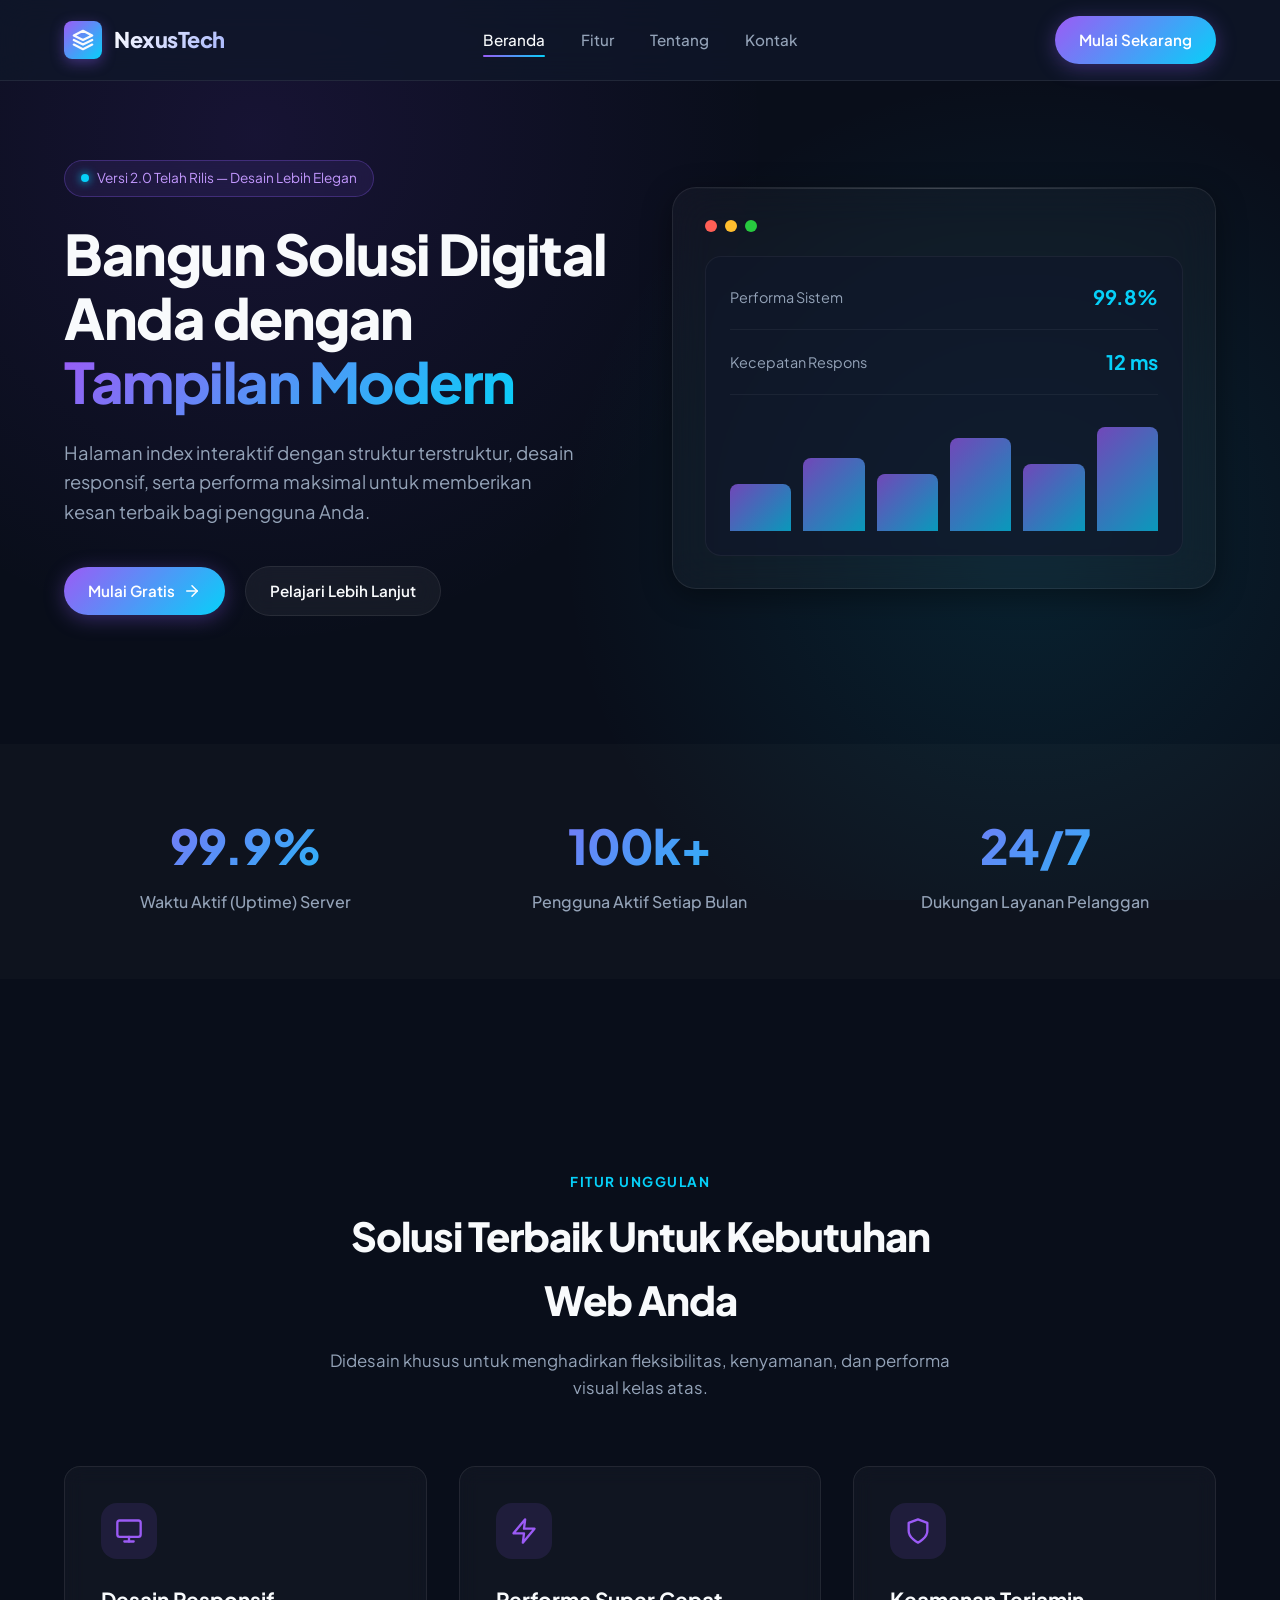
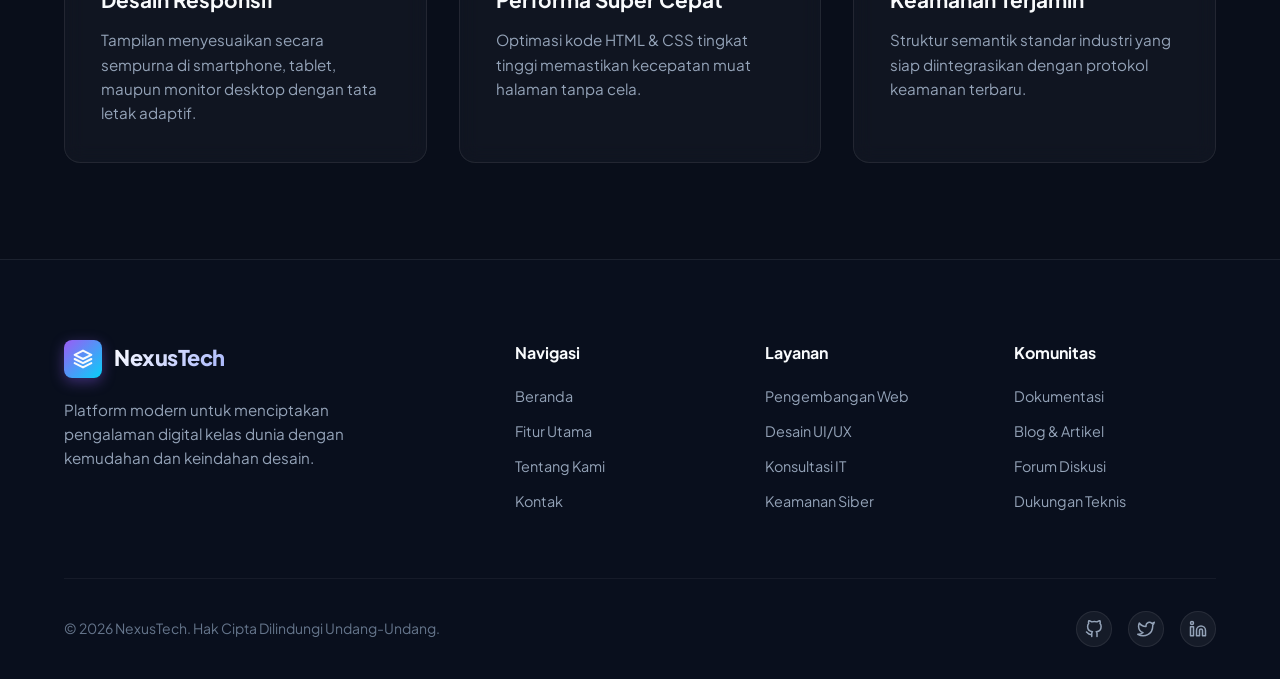
<file: index.html>
<!DOCTYPE html>
<html lang="id">

<head>
    <meta charset="UTF-8">
    <meta name="viewport" content="width=device-width, initial-scale=1.0">
    <meta name="description" content="Platform digital modern dengan tampilan intuitif, performa tinggi, dan pengalaman pengguna terbaik.">
    <title>NexusTech — Platform Digital Masa Depan</title>
    
    <!-- Google Fonts: Plus Jakarta Sans -->
    <link rel="preconnect" href="https://fonts.googleapis.com">
    <link rel="preconnect" href="https://fonts.gstatic.com" crossorigin>
    <link href="https://fonts.googleapis.com/css2?family=Plus+Jakarta+Sans:wght@400;500;600;700;800&display=swap" rel="stylesheet">
    
    <!-- Custom Stylesheet -->
    <link rel="stylesheet" href="style.css">
</head>

<body>

    <!-- ==================== HEADER & NAVBAR ==================== -->
    <header class="header">
        <div class="container navbar">
            <a href="#" class="brand-logo">
                <div class="logo-icon">
                    <svg width="22" height="22" viewBox="0 0 24 24" fill="none" stroke="currentColor" stroke-width="2.5" stroke-linecap="round" stroke-linejoin="round">
                        <polygon points="12 2 2 7 12 12 22 7 12 2"></polygon>
                        <polyline points="2 17 12 22 22 17"></polyline>
                        <polyline points="2 12 12 17 22 12"></polyline>
                    </svg>
                </div>
                <span class="logo-text">NexusTech</span>
            </a>

            <nav>
                <ul class="nav-menu" id="navMenu">
                    <li><a href="#beranda" class="nav-link active">Beranda</a></li>
                    <li><a href="#fitur" class="nav-link">Fitur</a></li>
                    <li><a href="#tentang" class="nav-link">Tentang</a></li>
                    <li><a href="#kontak" class="nav-link">Kontak</a></li>
                </ul>
            </nav>

            <div class="nav-actions">
                <a href="#mulai" class="btn btn-primary">Mulai Sekarang</a>
                <button class="menu-toggle" id="menuToggle" aria-label="Toggle Menu">
                    <svg width="24" height="24" viewBox="0 0 24 24" fill="none" stroke="currentColor" stroke-width="2" stroke-linecap="round" stroke-linejoin="round">
                        <line x1="3" y1="12" x2="21" y2="12"></line>
                        <line x1="3" y1="6" x2="21" y2="6"></line>
                        <line x1="3" y1="18" x2="21" y2="18"></line>
                    </svg>
                </button>
            </div>
        </div>
    </header>

    <main>
        <!-- ==================== HERO SECTION ==================== -->
        <section class="hero-section" id="beranda">
            <div class="container hero-wrapper">
                <div class="hero-content">
                    <div class="badge-pill">
                        <span class="badge-dot"></span>
                        <span>Versi 2.0 Telah Rilis — Desain Lebih Elegan</span>
                    </div>

                    <h1 class="hero-title">
                        Bangun Solusi Digital Anda dengan <span class="text-gradient">Tampilan Modern</span>
                    </h1>

                    <p class="hero-description">
                        Halaman index interaktif dengan struktur terstruktur, desain responsif, serta performa maksimal untuk memberikan kesan terbaik bagi pengguna Anda.
                    </p>

                    <div class="hero-buttons">
                        <a href="#mulai" class="btn btn-primary">
                            <span>Mulai Gratis</span>
                            <svg width="18" height="18" viewBox="0 0 24 24" fill="none" stroke="currentColor" stroke-width="2" stroke-linecap="round" stroke-linejoin="round">
                                <line x1="5" y1="12" x2="19" y2="12"></line>
                                <polyline points="12 5 19 12 12 19"></polyline>
                            </svg>
                        </a>
                        <a href="#fitur" class="btn btn-secondary">Pelajari Lebih Lanjut</a>
                    </div>
                </div>

                <div class="hero-visual">
                    <div class="hero-card">
                        <div class="card-header-bar">
                            <div class="circle-btn red-btn"></div>
                            <div class="circle-btn yellow-btn"></div>
                            <div class="circle-btn green-btn"></div>
                        </div>
                        <div class="visual-preview">
                            <div class="preview-stat">
                                <span class="stat-label">Performa Sistem</span>
                                <span class="stat-val">99.8%</span>
                            </div>
                            <div class="preview-stat">
                                <span class="stat-label">Kecepatan Respons</span>
                                <span class="stat-val">12 ms</span>
                            </div>
                            <div class="preview-chart">
                                <div class="chart-bar" style="height: 45%;"></div>
                                <div class="chart-bar" style="height: 70%;"></div>
                                <div class="chart-bar" style="height: 55%;"></div>
                                <div class="chart-bar" style="height: 90%;"></div>
                                <div class="chart-bar" style="height: 65%;"></div>
                                <div class="chart-bar" style="height: 100%;"></div>
                            </div>
                        </div>
                    </div>
                </div>
            </div>
        </section>

        <!-- ==================== STATS HIGHLIGHTS ==================== -->
        <section class="stats-section">
            <div class="container stats-grid">
                <div>
                    <div class="stat-number">99.9%</div>
                    <div class="stat-desc">Waktu Aktif (Uptime) Server</div>
                </div>
                <div>
                    <div class="stat-number">100k+</div>
                    <div class="stat-desc">Pengguna Aktif Setiap Bulan</div>
                </div>
                <div>
                    <div class="stat-number">24/7</div>
                    <div class="stat-desc">Dukungan Layanan Pelanggan</div>
                </div>
            </div>
        </section>

        <!-- ==================== FEATURES SECTION ==================== -->
        <section class="features-section" id="fitur">
            <div class="container">
                <div class="section-header">
                    <span class="section-tag">Fitur Unggulan</span>
                    <h2 class="section-title">Solusi Terbaik Untuk Kebutuhan Web Anda</h2>
                    <p class="section-subtitle">Didesain khusus untuk menghadirkan fleksibilitas, kenyamanan, dan performa visual kelas atas.</p>
                </div>

                <div class="features-grid">
                    <!-- Feature 1 -->
                    <div class="feature-card">
                        <div class="feature-icon">
                            <svg width="28" height="28" viewBox="0 0 24 24" fill="none" stroke="currentColor" stroke-width="2" stroke-linecap="round" stroke-linejoin="round">
                                <rect x="2" y="3" width="20" height="14" rx="2" ry="2"></rect>
                                <line x1="8" y1="21" x2="16" y2="21"></line>
                                <line x1="12" y1="17" x2="12" y2="21"></line>
                            </svg>
                        </div>
                        <h3 class="feature-title">Desain Responsif</h3>
                        <p class="feature-desc">Tampilan menyesuaikan secara sempurna di smartphone, tablet, maupun monitor desktop dengan tata letak adaptif.</p>
                    </div>

                    <!-- Feature 2 -->
                    <div class="feature-card">
                        <div class="feature-icon">
                            <svg width="28" height="28" viewBox="0 0 24 24" fill="none" stroke="currentColor" stroke-width="2" stroke-linecap="round" stroke-linejoin="round">
                                <polygon points="13 2 3 14 12 14 11 22 21 10 12 10 13 2"></polygon>
                            </svg>
                        </div>
                        <h3 class="feature-title">Performa Super Cepat</h3>
                        <p class="feature-desc">Optimasi kode HTML & CSS tingkat tinggi memastikan kecepatan muat halaman tanpa cela.</p>
                    </div>

                    <!-- Feature 3 -->
                    <div class="feature-card">
                        <div class="feature-icon">
                            <svg width="28" height="28" viewBox="0 0 24 24" fill="none" stroke="currentColor" stroke-width="2" stroke-linecap="round" stroke-linejoin="round">
                                <path d="M12 22s8-4 8-10V5l-8-3-8 3v7c0 6 8 10 8 10z"></path>
                            </svg>
                        </div>
                        <h3 class="feature-title">Keamanan Terjamin</h3>
                        <p class="feature-desc">Struktur semantik standar industri yang siap diintegrasikan dengan protokol keamanan terbaru.</p>
                    </div>
                </div>
            </div>
        </section>
    </main>

    <!-- ==================== FOOTER ==================== -->
    <footer class="footer" id="kontak">
        <div class="container">
            <div class="footer-top">
                <div class="footer-brand">
                    <a href="#" class="brand-logo">
                        <div class="logo-icon">
                            <svg width="20" height="20" viewBox="0 0 24 24" fill="none" stroke="currentColor" stroke-width="2.5" stroke-linecap="round" stroke-linejoin="round">
                                <polygon points="12 2 2 7 12 12 22 7 12 2"></polygon>
                                <polyline points="2 17 12 22 22 17"></polyline>
                                <polyline points="2 12 12 17 22 12"></polyline>
                            </svg>
                        </div>
                        <span class="logo-text">NexusTech</span>
                    </a>
                    <p class="footer-desc">Platform modern untuk menciptakan pengalaman digital kelas dunia dengan kemudahan dan keindahan desain.</p>
                </div>

                <div>
                    <h4 class="footer-title">Navigasi</h4>
                    <div class="footer-links">
                        <a href="#beranda">Beranda</a>
                        <a href="#fitur">Fitur Utama</a>
                        <a href="#tentang">Tentang Kami</a>
                        <a href="#kontak">Kontak</a>
                    </div>
                </div>

                <div>
                    <h4 class="footer-title">Layanan</h4>
                    <div class="footer-links">
                        <a href="#">Pengembangan Web</a>
                        <a href="#">Desain UI/UX</a>
                        <a href="#">Konsultasi IT</a>
                        <a href="#">Keamanan Siber</a>
                    </div>
                </div>

                <div>
                    <h4 class="footer-title">Komunitas</h4>
                    <div class="footer-links">
                        <a href="#">Dokumentasi</a>
                        <a href="#">Blog & Artikel</a>
                        <a href="#">Forum Diskusi</a>
                        <a href="#">Dukungan Teknis</a>
                    </div>
                </div>
            </div>

            <div class="footer-bottom">
                <p>&copy; 2026 NexusTech. Hak Cipta Dilindungi Undang-Undang.</p>
                <div class="social-links">
                    <a href="#" class="social-icon" aria-label="GitHub">
                        <svg width="18" height="18" viewBox="0 0 24 24" fill="none" stroke="currentColor" stroke-width="2" stroke-linecap="round" stroke-linejoin="round"><path d="M9 19c-5 1.5-5-2.5-7-3m14 6v-3.87a3.37 3.37 0 0 0-.94-2.61c3.14-.35 6.44-1.54 6.44-7A5.44 5.44 0 0 0 20 4.77 5.07 5.07 0 0 0 19.91 1S18.73.65 16 2.48a13.38 13.38 0 0 0-7 0C6.27.65 5.09 1 5.09 1A5.07 5.07 0 0 0 5 4.77a5.44 5.44 0 0 0-1.5 3.78c0 5.42 3.3 6.61 6.44 7A3.37 3.37 0 0 0 9 18.13V22"></path></svg>
                    </a>
                    <a href="#" class="social-icon" aria-label="Twitter">
                        <svg width="18" height="18" viewBox="0 0 24 24" fill="none" stroke="currentColor" stroke-width="2" stroke-linecap="round" stroke-linejoin="round"><path d="M23 3a10.9 10.9 0 0 1-3.14 1.53 4.48 4.48 0 0 0-7.86 3v1A10.66 10.66 0 0 1 3 4s-4 9 5 13a11.64 11.64 0 0 1-7 2c9 5 20 0 20-11.5a4.5 4.5 0 0 0-.08-.83A7.72 7.72 0 0 0 23 3z"></path></svg>
                    </a>
                    <a href="#" class="social-icon" aria-label="LinkedIn">
                        <svg width="18" height="18" viewBox="0 0 24 24" fill="none" stroke="currentColor" stroke-width="2" stroke-linecap="round" stroke-linejoin="round"><path d="M16 8a6 6 0 0 1 6 6v7h-4v-7a2 2 0 0 0-2-2 2 2 0 0 0-2 2v7h-4v-7a6 6 0 0 1 6-6z"></path><rect x="2" y="9" width="4" height="12"></rect><circle cx="4" cy="4" r="2"></circle></svg>
                    </a>
                </div>
            </div>
        </div>
    </footer>

    <!-- Interactive script for mobile toggle -->
    <script>
        const menuToggle = document.getElementById('menuToggle');
        const navMenu = document.getElementById('navMenu');

        if (menuToggle && navMenu) {
            menuToggle.addEventListener('click', () => {
                if (navMenu.style.display === 'flex') {
                    navMenu.style.display = 'none';
                } else {
                    navMenu.style.display = 'flex';
                    navMenu.style.flexDirection = 'column';
                    navMenu.style.position = 'absolute';
                    navMenu.style.top = '80px';
                    navMenu.style.left = '0';
                    navMenu.style.width = '100%';
                    navMenu.style.background = 'rgba(15, 23, 42, 0.95)';
                    navMenu.style.padding = '1.5rem';
                    navMenu.style.borderBottom = '1px solid rgba(255, 255, 255, 0.1)';
                }
            });
        }
    </script>
</body>

</html>
</file>
<file: style.css>
/* ==========================================================================
   Design System & Custom Properties
   ========================================================================== */
:root {
    /* Color Palette */
    --bg-dark: hsl(222, 47%, 7%);
    --bg-card: rgba(255, 255, 255, 0.03);
    --bg-card-hover: rgba(255, 255, 255, 0.07);
    --border-color: rgba(255, 255, 255, 0.08);
    --border-glow: rgba(139, 92, 246, 0.4);

    --text-primary: hsl(210, 40%, 98%);
    --text-secondary: hsl(215, 20%, 65%);
    --text-muted: hsl(215, 16%, 47%);

    /* Gradient Colors */
    --gradient-primary: linear-gradient(135deg, hsl(265, 89%, 66%) 0%, hsl(190, 95%, 50%) 100%);
    --gradient-accent: linear-gradient(135deg, hsl(325, 90%, 62%) 0%, hsl(265, 89%, 66%) 100%);
    --gradient-text: linear-gradient(135deg, #ffffff 30%, hsl(215, 20%, 75%) 100%);
    --gradient-glow: radial-gradient(circle at 50% 0%, rgba(139, 92, 246, 0.25), transparent 70%);

    /* Typography */
    --font-main: 'Plus Jakarta Sans', -apple-system, BlinkMacSystemFont, 'Segoe UI', Roboto, sans-serif;
    
    /* Effects & Shadows */
    --shadow-sm: 0 2px 8px rgba(0, 0, 0, 0.3);
    --shadow-md: 0 8px 30px rgba(0, 0, 0, 0.4);
    --shadow-glow: 0 0 40px rgba(139, 92, 246, 0.3);
    --radius-sm: 8px;
    --radius-md: 16px;
    --radius-lg: 24px;
    --radius-full: 9999px;
    --transition: all 0.3s cubic-bezier(0.16, 1, 0.3, 1);
}

/* ==========================================================================
   Base Styles & Reset
   ========================================================================== */
*, *::before, *::after {
    box-sizing: border-box;
    margin: 0;
    padding: 0;
}

html {
    scroll-behavior: smooth;
    font-size: 16px;
}

body {
    font-family: var(--font-main);
    background-color: var(--bg-dark);
    color: var(--text-primary);
    line-height: 1.6;
    overflow-x: hidden;
    min-height: 100vh;
    background-image: 
        radial-gradient(circle at 20% 15%, rgba(124, 58, 237, 0.12) 0%, transparent 40%),
        radial-gradient(circle at 80% 60%, rgba(6, 182, 212, 0.12) 0%, transparent 40%);
    background-attachment: fixed;
}

a {
    color: inherit;
    text-decoration: none;
    transition: var(--transition);
}

ul {
    list-style: none;
}

.container {
    max-width: 1200px;
    margin: 0 auto;
    padding: 0 1.5rem;
}

/* ==========================================================================
   Header & Navbar
   ========================================================================== */
.header {
    position: fixed;
    top: 0;
    left: 0;
    width: 100%;
    z-index: 1000;
    backdrop-filter: blur(16px);
    -webkit-backdrop-filter: blur(16px);
    background: rgba(15, 23, 42, 0.75);
    border-bottom: 1px solid var(--border-color);
    transition: var(--transition);
}

.navbar {
    display: flex;
    align-items: center;
    justify-content: space-between;
    height: 80px;
}

.brand-logo {
    display: flex;
    align-items: center;
    gap: 0.75rem;
    font-size: 1.35rem;
    font-weight: 800;
    letter-spacing: -0.5px;
}

.logo-icon {
    width: 38px;
    height: 38px;
    background: var(--gradient-primary);
    border-radius: var(--radius-sm);
    display: flex;
    align-items: center;
    justify-content: center;
    box-shadow: 0 4px 14px rgba(139, 92, 246, 0.4);
}

.logo-text {
    background: linear-gradient(135deg, #fff 0%, #a5b4fc 100%);
    -webkit-background-clip: text;
    -webkit-text-fill-color: transparent;
}

.nav-menu {
    display: flex;
    align-items: center;
    gap: 2.25rem;
}

.nav-link {
    font-weight: 500;
    color: var(--text-secondary);
    font-size: 0.95rem;
    position: relative;
    padding: 0.5rem 0;
}

.nav-link:hover, .nav-link.active {
    color: var(--text-primary);
}

.nav-link::after {
    content: '';
    position: absolute;
    bottom: 0;
    left: 0;
    width: 0;
    height: 2px;
    background: var(--gradient-primary);
    transition: var(--transition);
    border-radius: var(--radius-full);
}

.nav-link:hover::after, .nav-link.active::after {
    width: 100%;
}

.nav-actions {
    display: flex;
    align-items: center;
    gap: 1rem;
}

.btn {
    display: inline-flex;
    align-items: center;
    justify-content: center;
    gap: 0.5rem;
    padding: 0.75rem 1.5rem;
    font-size: 0.95rem;
    font-weight: 600;
    border-radius: var(--radius-full);
    cursor: pointer;
    transition: var(--transition);
    border: none;
    outline: none;
}

.btn-primary {
    background: var(--gradient-primary);
    color: #ffffff;
    box-shadow: 0 4px 20px rgba(139, 92, 246, 0.35);
}

.btn-primary:hover {
    transform: translateY(-2px);
    box-shadow: 0 8px 25px rgba(139, 92, 246, 0.5);
}

.btn-secondary {
    background: rgba(255, 255, 255, 0.05);
    color: var(--text-primary);
    border: 1px solid var(--border-color);
    backdrop-filter: blur(10px);
}

.btn-secondary:hover {
    background: rgba(255, 255, 255, 0.1);
    border-color: rgba(255, 255, 255, 0.2);
    transform: translateY(-2px);
}

.menu-toggle {
    display: none;
    background: none;
    border: none;
    color: var(--text-primary);
    font-size: 1.5rem;
    cursor: pointer;
}

/* ==========================================================================
   Hero Section
   ========================================================================== */
.hero-section {
    padding: 10rem 0 6rem;
    position: relative;
    overflow: hidden;
}

.hero-wrapper {
    display: grid;
    grid-template-columns: 1fr 1fr;
    gap: 4rem;
    align-items: center;
}

.hero-content {
    display: flex;
    flex-direction: column;
    align-items: flex-start;
}

.badge-pill {
    display: inline-flex;
    align-items: center;
    gap: 0.5rem;
    padding: 0.4rem 1rem;
    background: rgba(139, 92, 246, 0.1);
    border: 1px solid rgba(139, 92, 246, 0.3);
    border-radius: var(--radius-full);
    font-size: 0.85rem;
    color: hsl(265, 100%, 80%);
    margin-bottom: 1.5rem;
    backdrop-filter: blur(10px);
}

.badge-dot {
    width: 8px;
    height: 8px;
    background: hsl(190, 95%, 50%);
    border-radius: 50%;
    box-shadow: 0 0 10px hsl(190, 95%, 50%);
}

.hero-title {
    font-size: 3.5rem;
    font-weight: 800;
    line-height: 1.15;
    letter-spacing: -1.5px;
    margin-bottom: 1.5rem;
    color: var(--text-primary);
}

.text-gradient {
    background: var(--gradient-primary);
    -webkit-background-clip: text;
    -webkit-text-fill-color: transparent;
}

.hero-description {
    font-size: 1.15rem;
    color: var(--text-secondary);
    margin-bottom: 2.5rem;
    max-width: 520px;
    font-weight: 400;
}

.hero-buttons {
    display: flex;
    align-items: center;
    gap: 1.25rem;
    flex-wrap: wrap;
}

.hero-visual {
    position: relative;
}

.hero-card {
    background: var(--bg-card);
    border: 1px solid var(--border-color);
    backdrop-filter: blur(20px);
    -webkit-backdrop-filter: blur(20px);
    border-radius: var(--radius-lg);
    padding: 2rem;
    box-shadow: var(--shadow-md);
    position: relative;
    overflow: hidden;
}

.hero-card::before {
    content: '';
    position: absolute;
    top: 0;
    left: 0;
    right: 0;
    height: 1px;
    background: linear-gradient(90deg, transparent, rgba(255, 255, 255, 0.2), transparent);
}

.card-header-bar {
    display: flex;
    align-items: center;
    gap: 0.5rem;
    margin-bottom: 1.5rem;
}

.circle-btn {
    width: 12px;
    height: 12px;
    border-radius: 50%;
}
.red-btn { background: #ff5f56; }
.yellow-btn { background: #ffbd2e; }
.green-btn { background: #27c93f; }

.visual-preview {
    background: rgba(15, 23, 42, 0.6);
    border-radius: var(--radius-md);
    padding: 1.5rem;
    border: 1px solid rgba(255, 255, 255, 0.05);
}

.preview-stat {
    display: flex;
    justify-content: space-between;
    align-items: center;
    margin-bottom: 1rem;
    padding-bottom: 1rem;
    border-bottom: 1px solid rgba(255, 255, 255, 0.05);
}

.stat-label {
    color: var(--text-secondary);
    font-size: 0.9rem;
}

.stat-val {
    font-size: 1.25rem;
    font-weight: 700;
    color: hsl(190, 95%, 50%);
}

.preview-chart {
    height: 120px;
    display: flex;
    align-items: flex-end;
    gap: 0.75rem;
    padding-top: 1rem;
}

.chart-bar {
    flex: 1;
    background: var(--gradient-primary);
    border-radius: var(--radius-sm) var(--radius-sm) 0 0;
    transition: var(--transition);
    opacity: 0.7;
}

.chart-bar:hover {
    opacity: 1;
    transform: scaleY(1.05);
}

/* ==========================================================================
   Features Section
   ========================================================================== */
.features-section {
    padding: 6rem 0;
    position: relative;
}

.section-header {
    text-align: center;
    max-width: 650px;
    margin: 0 auto 4rem;
}

.section-tag {
    font-size: 0.85rem;
    font-weight: 700;
    text-transform: uppercase;
    letter-spacing: 1.5px;
    color: hsl(190, 95%, 50%);
    margin-bottom: 0.75rem;
    display: block;
}

.section-title {
    font-size: 2.5rem;
    font-weight: 800;
    letter-spacing: -1px;
    margin-bottom: 1rem;
}

.section-subtitle {
    color: var(--text-secondary);
    font-size: 1.05rem;
}

.features-grid {
    display: grid;
    grid-template-columns: repeat(3, 1fr);
    gap: 2rem;
}

.feature-card {
    background: var(--bg-card);
    border: 1px solid var(--border-color);
    border-radius: var(--radius-md);
    padding: 2.25rem;
    backdrop-filter: blur(10px);
    transition: var(--transition);
    position: relative;
}

.feature-card:hover {
    background: var(--bg-card-hover);
    border-color: var(--border-glow);
    transform: translateY(-8px);
    box-shadow: var(--shadow-glow);
}

.feature-icon {
    width: 56px;
    height: 56px;
    background: rgba(139, 92, 246, 0.12);
    border-radius: var(--radius-md);
    display: flex;
    align-items: center;
    justify-content: center;
    margin-bottom: 1.5rem;
    color: hsl(265, 89%, 66%);
    transition: var(--transition);
}

.feature-card:hover .feature-icon {
    background: var(--gradient-primary);
    color: #ffffff;
    box-shadow: 0 4px 15px rgba(139, 92, 246, 0.4);
}

.feature-title {
    font-size: 1.3rem;
    font-weight: 700;
    margin-bottom: 0.75rem;
}

.feature-desc {
    color: var(--text-secondary);
    font-size: 0.95rem;
    line-height: 1.6;
}

/* ==========================================================================
   Stats / Highlights Section
   ========================================================================== */
.stats-section {
    padding: 4rem 0;
    margin: 2rem 0 6rem;
    background: rgba(255, 255, 255, 0.02);
    border-y: 1px solid var(--border-color);
}

.stats-grid {
    display: grid;
    grid-template-columns: repeat(3, 1fr);
    gap: 2rem;
    text-align: center;
}

.stat-number {
    font-size: 3rem;
    font-weight: 800;
    background: var(--gradient-primary);
    -webkit-background-clip: text;
    -webkit-text-fill-color: transparent;
    letter-spacing: -1px;
}

.stat-desc {
    color: var(--text-secondary);
    font-size: 1rem;
    font-weight: 500;
    margin-top: 0.25rem;
}

/* ==========================================================================
   Footer
   ========================================================================== */
.footer {
    background: rgba(10, 15, 30, 0.95);
    border-top: 1px solid var(--border-color);
    padding: 5rem 0 2rem;
}

.footer-top {
    display: grid;
    grid-template-columns: 2fr repeat(3, 1fr);
    gap: 3rem;
    margin-bottom: 4rem;
}

.footer-brand {
    display: flex;
    flex-direction: column;
    gap: 1.25rem;
}

.footer-desc {
    color: var(--text-secondary);
    font-size: 0.95rem;
    max-width: 320px;
}

.footer-title {
    font-size: 1rem;
    font-weight: 700;
    margin-bottom: 1.25rem;
    color: var(--text-primary);
}

.footer-links {
    display: flex;
    flex-direction: column;
    gap: 0.75rem;
}

.footer-links a {
    color: var(--text-secondary);
    font-size: 0.9rem;
}

.footer-links a:hover {
    color: var(--text-primary);
    transform: translateX(4px);
}

.footer-bottom {
    display: flex;
    align-items: center;
    justify-content: space-between;
    padding-top: 2rem;
    border-top: 1px solid rgba(255, 255, 255, 0.05);
    color: var(--text-muted);
    font-size: 0.875rem;
}

.social-links {
    display: flex;
    gap: 1rem;
}

.social-icon {
    width: 36px;
    height: 36px;
    border-radius: 50%;
    background: rgba(255, 255, 255, 0.05);
    display: flex;
    align-items: center;
    justify-content: center;
    color: var(--text-secondary);
    border: 1px solid var(--border-color);
    transition: var(--transition);
}

.social-icon:hover {
    background: var(--gradient-primary);
    color: #ffffff;
    border-color: transparent;
    transform: translateY(-3px);
}

/* ==========================================================================
   Responsive Breakpoints
   ========================================================================== */
@media (max-width: 992px) {
    .hero-wrapper {
        grid-template-columns: 1fr;
        gap: 3rem;
    }
    
    .hero-title {
        font-size: 2.8rem;
    }

    .features-grid {
        grid-template-columns: repeat(2, 1fr);
    }

    .footer-top {
        grid-template-columns: 1fr 1fr;
    }
}

@media (max-width: 768px) {
    .nav-menu {
        display: none;
    }

    .menu-toggle {
        display: block;
    }

    .hero-title {
        font-size: 2.25rem;
    }

    .features-grid {
        grid-template-columns: 1fr;
    }

    .stats-grid {
        grid-template-columns: 1fr;
        gap: 2rem;
    }

    .footer-top {
        grid-template-columns: 1fr;
    }

    .footer-bottom {
        flex-direction: column;
        gap: 1rem;
        text-align: center;
    }
}
</file>
